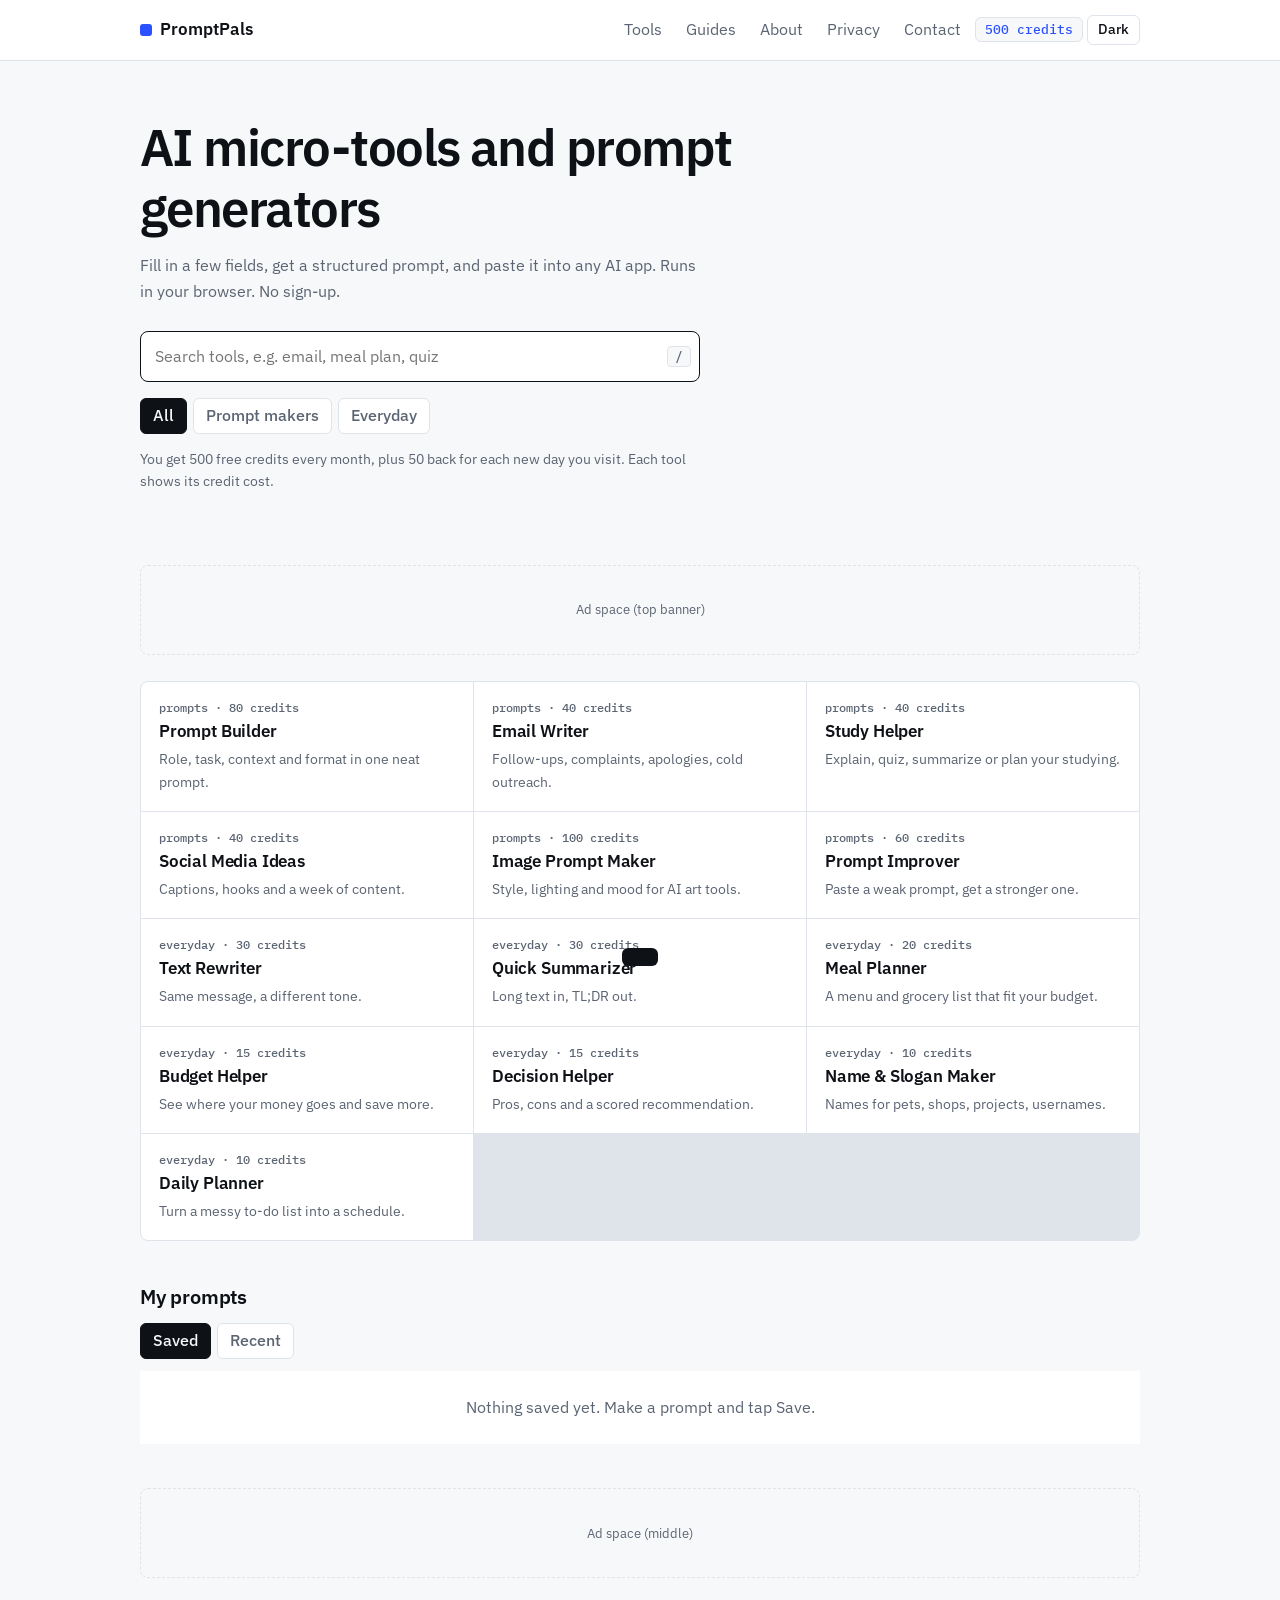
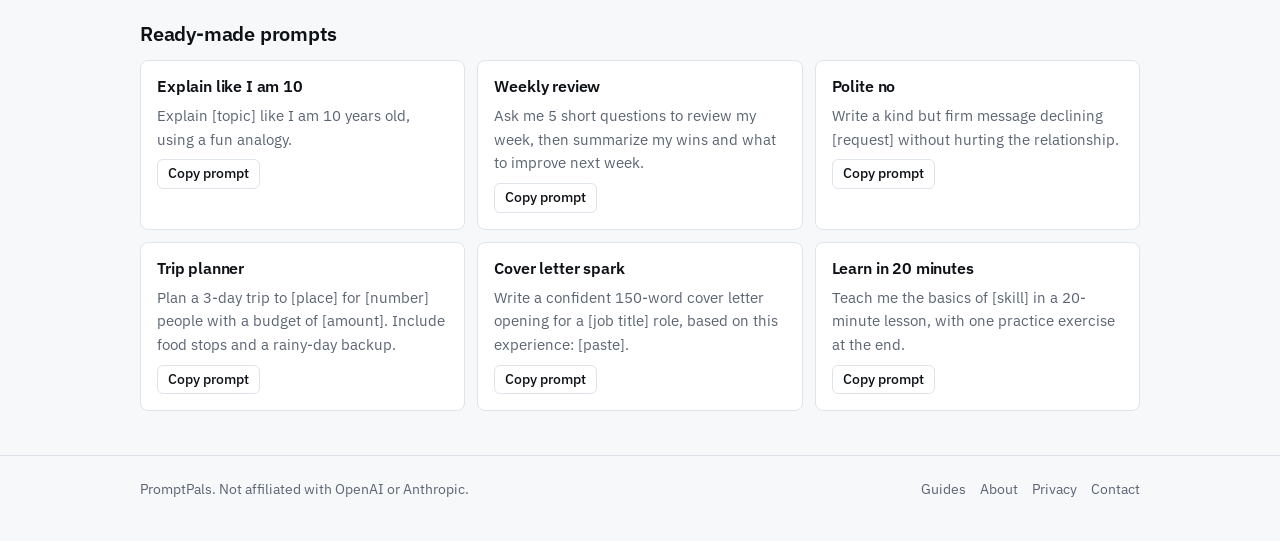
<file: promptpals/index.html>
<!DOCTYPE html>
<html lang="en">
<head>
<meta charset="utf-8">
<meta name="viewport" content="width=device-width, initial-scale=1">
<title>PromptPals - Free AI Micro-Tools and Prompt Generators</title>
<meta name="description" content="Free tools that build better prompts for ChatGPT and Claude: emails, study help, meal plans, budgets and more. No sign-up.">
<link rel="preconnect" href="https://fonts.googleapis.com">
<link rel="preconnect" href="https://fonts.gstatic.com" crossorigin>
<link href="https://fonts.googleapis.com/css2?family=IBM+Plex+Mono:wght@400;500&family=IBM+Plex+Sans:wght@400;500;600&display=swap" rel="stylesheet">
<link rel="stylesheet" href="style.css">
<!-- ADSENSE: after approval, uncomment and add your own publisher ID (same line on every page):
<script async src="https://pagead2.googlesyndication.com/pagead/js/adsbygoogle.js?client=ca-pub-XXXXXXXXXXXXXXXX" crossorigin="anonymous"></script>
-->
</head>
<body>
<header><div class="wrap">
  <a class="logo" href="index.html">PromptPals</a>
  <nav><a href="index.html#tools">Tools</a><a href="guides.html">Guides</a><a href="about.html">About</a><a href="privacy.html">Privacy</a><a href="contact.html">Contact</a><span class="badge" id="credits" title="Credits reset on the 1st of each month">500 credits</span><button class="btn mini" id="theme" aria-label="Switch light or dark mode">Dark</button></nav>
</div></header>
<main class="wrap" id="top">
  <div class="hero">
    <h1>AI micro-tools and prompt generators</h1>
    <p>Fill in a few fields, get a structured prompt, and paste it into any AI app. Runs in your browser. No sign-up.</p>
    <label class="search stick"><input id="q" type="search" placeholder="Search tools, e.g. email, meal plan, quiz" aria-label="Search tools"><kbd>/</kbd></label>
    <div class="chips" id="chips"></div>
    <p class="note">You get 500 free credits every month, plus 50 back for each new day you visit. Each tool shows its credit cost.</p>
  </div>

  <!-- AD SLOT 1: replace this box with your AdSense <ins> code -->
  <div class="ad">Ad space (top banner)</div>

  <div class="grid" id="tools"></div>

  <section id="my">
    <h2>My prompts</h2>
    <div class="tabs">
      <button class="chip" data-tab="saved" aria-pressed="true">Saved</button>
      <button class="chip" data-tab="history" aria-pressed="false">Recent</button>
    </div>
    <div class="list" id="mylist"></div>
  </section>

  <!-- AD SLOT 2 -->
  <div class="ad">Ad space (middle)</div>

  <section id="templates">
    <h2>Ready-made prompts</h2>
    <div class="tpl" id="tpl"></div>
  </section>
</main>

<dialog id="dlg" class="stick" aria-labelledby="dt">
  <div class="dh"><h2 id="dt"></h2><button class="btn mini" id="x" aria-label="Close">Close</button></div>
  <div class="db">
    <div id="form" style="display:grid;gap:12px"></div>
    <button class="btn mint" id="go">Generate prompt</button>
    <label>Your prompt (editable)<textarea class="out" id="out" placeholder="Your prompt will show up here"></textarea></label>
    <div class="row">
      <button class="btn" id="copy">Copy</button>
      <button class="btn" id="gpt">Open in ChatGPT</button>
      <button class="btn" id="cl">Open in Claude</button>
      <button class="btn" id="save">Save</button>
    </div>
  </div>
</dialog>
<div class="toast" id="toast" role="status"></div>
<footer><div class="wrap"><span>PromptPals. Not affiliated with OpenAI or Anthropic.</span><span><a href="guides.html">Guides</a><a href="about.html">About</a><a href="privacy.html">Privacy</a><a href="contact.html">Contact</a></span></div></footer>
<script src="app.js"></script>
</body>
</html>
</file>
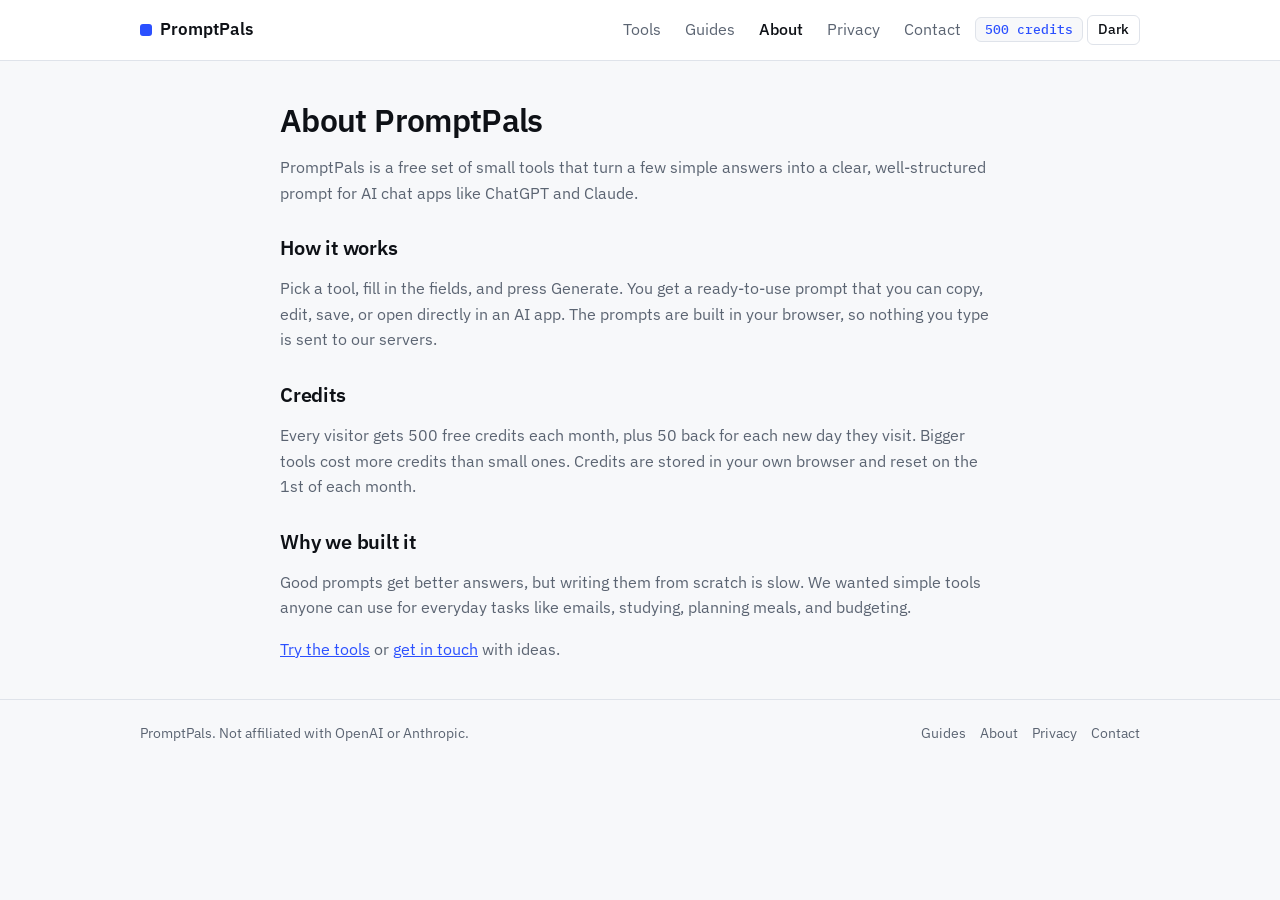
<file: promptpals/about.html>
<!DOCTYPE html>
<html lang="en">
<head>
<meta charset="utf-8">
<meta name="viewport" content="width=device-width, initial-scale=1">
<title>About - PromptPals</title>
<meta name="description" content="What PromptPals is, how the tools and credits work.">
<link rel="preconnect" href="https://fonts.googleapis.com">
<link rel="preconnect" href="https://fonts.gstatic.com" crossorigin>
<link href="https://fonts.googleapis.com/css2?family=IBM+Plex+Mono:wght@400;500&family=IBM+Plex+Sans:wght@400;500;600&display=swap" rel="stylesheet">
<link rel="stylesheet" href="style.css">
<!-- ADSENSE: after approval, uncomment and add your own publisher ID (same line on every page):
<script async src="https://pagead2.googlesyndication.com/pagead/js/adsbygoogle.js?client=ca-pub-XXXXXXXXXXXXXXXX" crossorigin="anonymous"></script>
-->
</head>
<body>
<header><div class="wrap">
  <a class="logo" href="index.html">PromptPals</a>
  <nav><a href="index.html#tools">Tools</a><a href="guides.html">Guides</a><a href="about.html" aria-current="page">About</a><a href="privacy.html">Privacy</a><a href="contact.html">Contact</a><span class="badge" id="credits" title="Credits reset on the 1st of each month">500 credits</span><button class="btn mini" id="theme" aria-label="Switch light or dark mode">Dark</button></nav>
</div></header>
<main class="wrap prose">
<h1>About PromptPals</h1>
<p>PromptPals is a free set of small tools that turn a few simple answers into a clear, well-structured prompt for AI chat apps like ChatGPT and Claude.</p>
<h2>How it works</h2>
<p>Pick a tool, fill in the fields, and press Generate. You get a ready-to-use prompt that you can copy, edit, save, or open directly in an AI app. The prompts are built in your browser, so nothing you type is sent to our servers.</p>
<h2>Credits</h2>
<p>Every visitor gets 500 free credits each month, plus 50 back for each new day they visit. Bigger tools cost more credits than small ones. Credits are stored in your own browser and reset on the 1st of each month.</p>
<h2>Why we built it</h2>
<p>Good prompts get better answers, but writing them from scratch is slow. We wanted simple tools anyone can use for everyday tasks like emails, studying, planning meals, and budgeting. <!-- EDIT: add your own story and name here --></p>
<p><a href="index.html#tools">Try the tools</a> or <a href="contact.html">get in touch</a> with ideas.</p>
</main>
<footer><div class="wrap"><span>PromptPals. Not affiliated with OpenAI or Anthropic.</span><span><a href="guides.html">Guides</a><a href="about.html">About</a><a href="privacy.html">Privacy</a><a href="contact.html">Contact</a></span></div></footer>
<script src="app.js"></script>
</body>
</html>
</file>
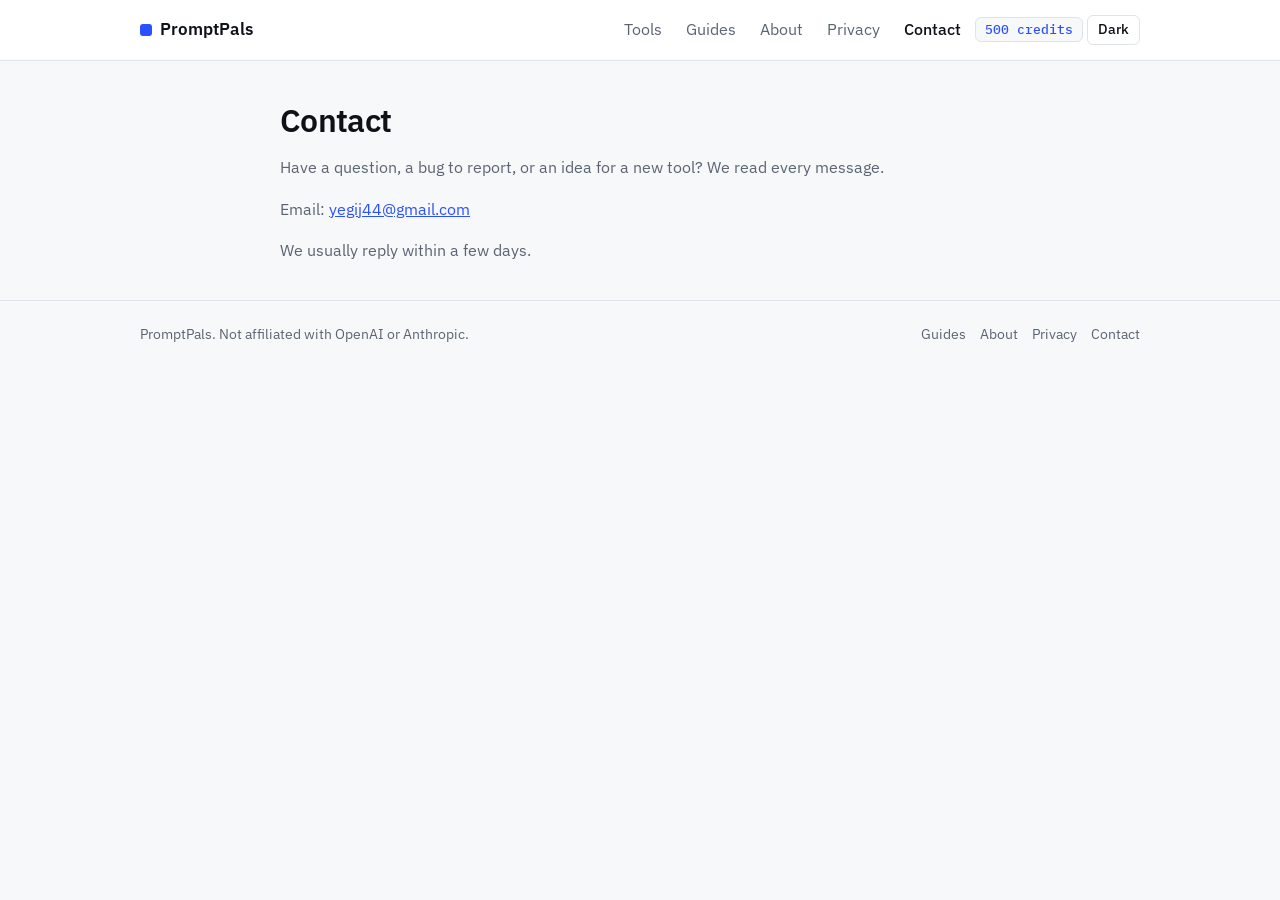
<file: promptpals/contact.html>
<!DOCTYPE html>

<html lang="en">

<head>
<meta charset="utf-8">
<meta name="viewport" content="width=device-width, initial-scale=1">

<title>Contact - PromptPals</title>
<meta name="description" content="Get in touch with PromptPals for questions, bugs or tool ideas.">
<link rel="preconnect" href="https://fonts.googleapis.com">
<link rel="preconnect" href="https://fonts.gstatic.com" crossorigin>
<link href="https://fonts.googleapis.com/css2?family=IBM+Plex+Mono:wght@400;500&family=IBM+Plex+Sans:wght@400;500;600&display=swap" rel="stylesheet">
<link rel="stylesheet" href="style.css">
<!-- ADSENSE: after approval, uncomment and add your own publisher ID (same line on every page):
<script async src="https://pagead2.googlesyndication.com/pagead/js/adsbygoogle.js?client=ca-pub-XXXXXXXXXXXXXXXX" crossorigin="anonymous"></script>
-->
</head>
<body>
<header><div class="wrap">
  <a class="logo" href="index.html">PromptPals</a>
  <nav><a href="index.html#tools">Tools</a><a href="guides.html">Guides</a><a href="about.html">About</a><a href="privacy.html">Privacy</a><a href="contact.html" aria-current="page">Contact</a><span class="badge" id="credits" title="Credits reset on the 1st of each month">500 credits</span><button class="btn mini" id="theme" aria-label="Switch light or dark mode">Dark</button></nav>
</div></header>
<main class="wrap prose">
<h1>Contact</h1>
<p>Have a question, a bug to report, or an idea for a new tool? We read every message.</p>
<p>Email: <a href="mailto:you@example.com">yegij44@gmail.com</a> <!-- EDIT: your real email --></p>
<p>We usually reply within a few days.</p>
</main>
<footer><div class="wrap"><span>PromptPals. Not affiliated with OpenAI or Anthropic.</span><span><a href="guides.html">Guides</a><a href="about.html">About</a><a href="privacy.html">Privacy</a><a href="contact.html">Contact</a></span></div></footer>
<script src="app.js"></script>
</body>
</html>
</file>
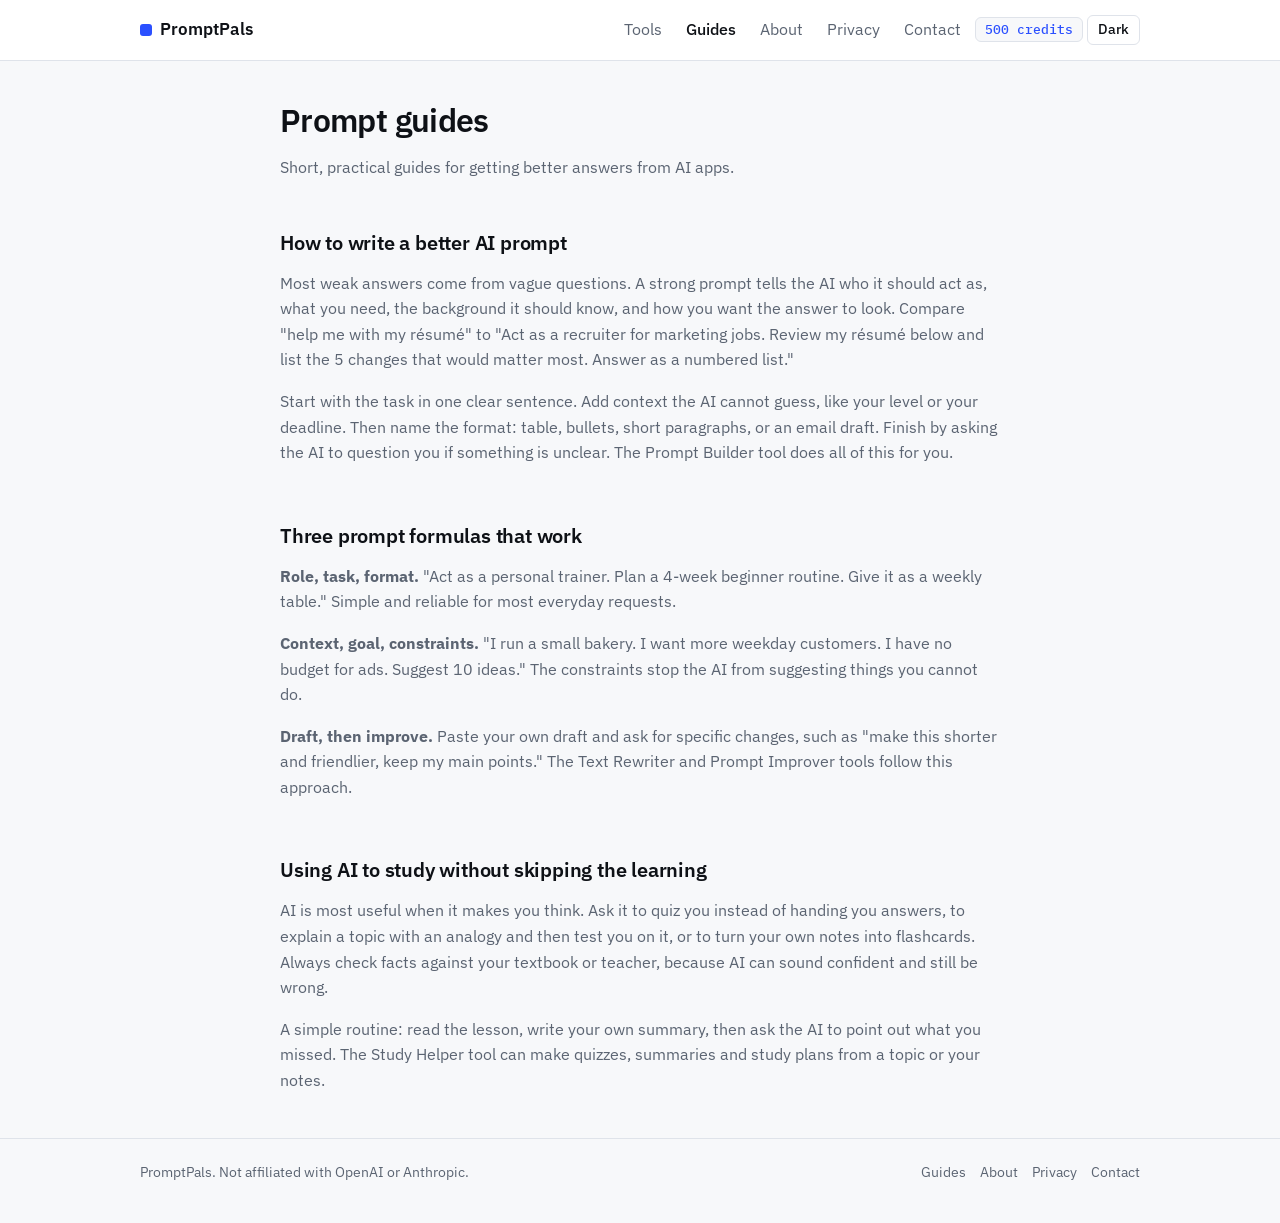
<file: promptpals/guides.html>
<!DOCTYPE html>
<html lang="en">
<head>
<meta charset="utf-8">
<meta name="viewport" content="width=device-width, initial-scale=1">
<title>Prompt Guides - PromptPals</title>
<meta name="description" content="Practical guides to writing better AI prompts, with formulas and study tips.">
<link rel="preconnect" href="https://fonts.googleapis.com">
<link rel="preconnect" href="https://fonts.gstatic.com" crossorigin>
<link href="https://fonts.googleapis.com/css2?family=IBM+Plex+Mono:wght@400;500&family=IBM+Plex+Sans:wght@400;500;600&display=swap" rel="stylesheet">
<link rel="stylesheet" href="style.css">
<!-- ADSENSE: after approval, uncomment and add your own publisher ID (same line on every page):
<script async src="https://pagead2.googlesyndication.com/pagead/js/adsbygoogle.js?client=ca-pub-XXXXXXXXXXXXXXXX" crossorigin="anonymous"></script>
-->
</head>
<body>
<header><div class="wrap">
  <a class="logo" href="index.html">PromptPals</a>
  <nav><a href="index.html#tools">Tools</a><a href="guides.html" aria-current="page">Guides</a><a href="about.html">About</a><a href="privacy.html">Privacy</a><a href="contact.html">Contact</a><span class="badge" id="credits" title="Credits reset on the 1st of each month">500 credits</span><button class="btn mini" id="theme" aria-label="Switch light or dark mode">Dark</button></nav>
</div></header>
<main class="wrap prose">
<h1>Prompt guides</h1>
<p>Short, practical guides for getting better answers from AI apps. <!-- EDIT/EXPAND: add more guides over time; AdSense reviewers like original, useful content --></p>
<article id="better-prompts"><h2>How to write a better AI prompt</h2>
<p>Most weak answers come from vague questions. A strong prompt tells the AI who it should act as, what you need, the background it should know, and how you want the answer to look. Compare "help me with my résumé" to "Act as a recruiter for marketing jobs. Review my résumé below and list the 5 changes that would matter most. Answer as a numbered list."</p>
<p>Start with the task in one clear sentence. Add context the AI cannot guess, like your level or your deadline. Then name the format: table, bullets, short paragraphs, or an email draft. Finish by asking the AI to question you if something is unclear. The Prompt Builder tool does all of this for you.</p></article>
<article id="formulas"><h2>Three prompt formulas that work</h2>
<p><strong>Role, task, format.</strong> "Act as a personal trainer. Plan a 4-week beginner routine. Give it as a weekly table." Simple and reliable for most everyday requests.</p>
<p><strong>Context, goal, constraints.</strong> "I run a small bakery. I want more weekday customers. I have no budget for ads. Suggest 10 ideas." The constraints stop the AI from suggesting things you cannot do.</p>
<p><strong>Draft, then improve.</strong> Paste your own draft and ask for specific changes, such as "make this shorter and friendlier, keep my main points." The Text Rewriter and Prompt Improver tools follow this approach.</p></article>
<article id="study"><h2>Using AI to study without skipping the learning</h2>
<p>AI is most useful when it makes you think. Ask it to quiz you instead of handing you answers, to explain a topic with an analogy and then test you on it, or to turn your own notes into flashcards. Always check facts against your textbook or teacher, because AI can sound confident and still be wrong.</p>
<p>A simple routine: read the lesson, write your own summary, then ask the AI to point out what you missed. The Study Helper tool can make quizzes, summaries and study plans from a topic or your notes.</p></article>
</main>
<footer><div class="wrap"><span>PromptPals. Not affiliated with OpenAI or Anthropic.</span><span><a href="guides.html">Guides</a><a href="about.html">About</a><a href="privacy.html">Privacy</a><a href="contact.html">Contact</a></span></div></footer>
<script src="app.js"></script>
</body>
</html>
</file>
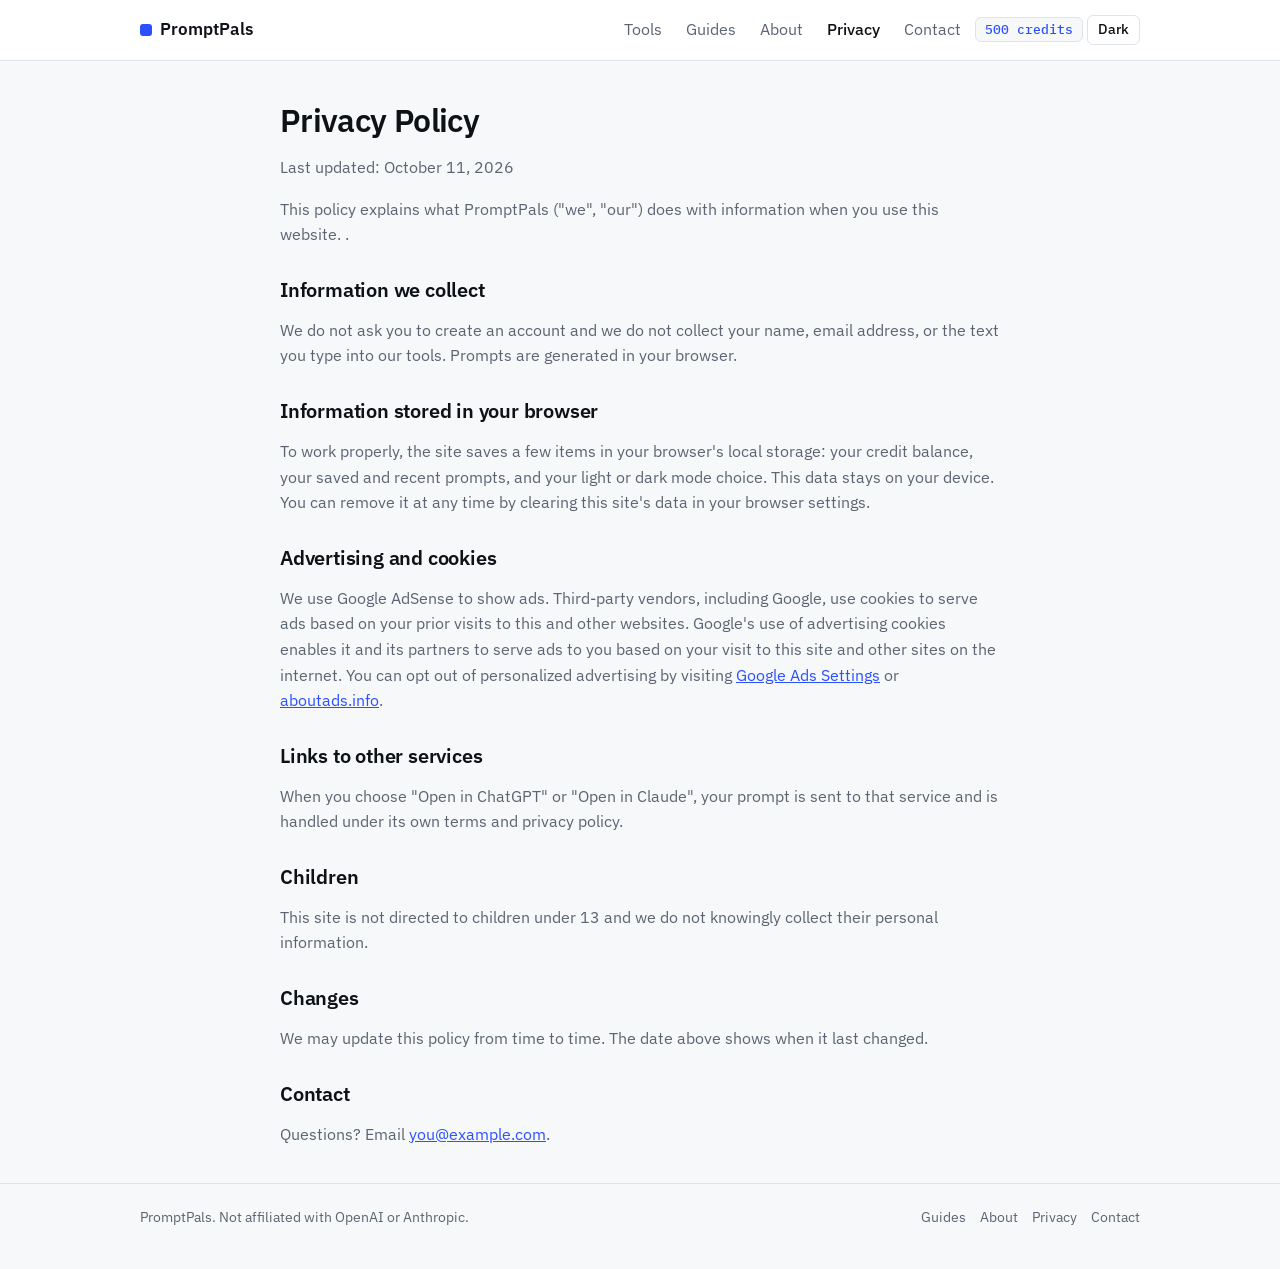
<file: promptpals/privacy.html>
<!DOCTYPE html>
<html lang="en">
<head>
<meta charset="utf-8">
<meta name="viewport" content="width=device-width, initial-scale=1">
<title>Privacy Policy - PromptPals</title>
<meta name="description" content="How PromptPals handles data, local storage, cookies and Google AdSense advertising.">
<link rel="preconnect" href="https://fonts.googleapis.com">
<link rel="preconnect" href="https://fonts.gstatic.com" crossorigin>
<link href="https://fonts.googleapis.com/css2?family=IBM+Plex+Mono:wght@400;500&family=IBM+Plex+Sans:wght@400;500;600&display=swap" rel="stylesheet">
<link rel="stylesheet" href="style.css">
<!-- ADSENSE: after approval, uncomment and add your own publisher ID (same line on every page):
<script async src="https://pagead2.googlesyndication.com/pagead/js/adsbygoogle.js?client=ca-pub-XXXXXXXXXXXXXXXX" crossorigin="anonymous"></script>
-->
</head>
<body>
<header><div class="wrap">
  <a class="logo" href="index.html">PromptPals</a>
  <nav><a href="index.html#tools">Tools</a><a href="guides.html">Guides</a><a href="about.html">About</a><a href="privacy.html" aria-current="page">Privacy</a><a href="contact.html">Contact</a><span class="badge" id="credits" title="Credits reset on the 1st of each month">500 credits</span><button class="btn mini" id="theme" aria-label="Switch light or dark mode">Dark</button></nav>
</div></header>
<main class="wrap prose">
<h1>Privacy Policy</h1>
<p>Last updated: October 11, 2026</p>
<p>This policy explains what PromptPals ("we", "our") does with information when you use this website. <!-- EDIT: add your site name and web address -->.</p>
<h2>Information we collect</h2>
<p>We do not ask you to create an account and we do not collect your name, email address, or the text you type into our tools. Prompts are generated in your browser.</p>
<h2>Information stored in your browser</h2>
<p>To work properly, the site saves a few items in your browser's local storage: your credit balance, your saved and recent prompts, and your light or dark mode choice. This data stays on your device. You can remove it at any time by clearing this site's data in your browser settings.</p>
<h2>Advertising and cookies</h2>
<p>We use Google AdSense to show ads. Third-party vendors, including Google, use cookies to serve ads based on your prior visits to this and other websites. Google's use of advertising cookies enables it and its partners to serve ads to you based on your visit to this site and other sites on the internet. You can opt out of personalized advertising by visiting <a href="https://adssettings.google.com" target="_blank" rel="noopener">Google Ads Settings</a> or <a href="https://www.aboutads.info" target="_blank" rel="noopener">aboutads.info</a>.</p>
<h2>Links to other services</h2>
<p>When you choose "Open in ChatGPT" or "Open in Claude", your prompt is sent to that service and is handled under its own terms and privacy policy.</p>
<h2>Children</h2>
<p>This site is not directed to children under 13 and we do not knowingly collect their personal information.</p>
<h2>Changes</h2>
<p>We may update this policy from time to time. The date above shows when it last changed.</p>
<h2>Contact</h2>
<p>Questions? Email <a href="mailto:you@example.com">you@example.com</a>. <!-- EDIT: your real email --></p>
</main>
<footer><div class="wrap"><span>PromptPals. Not affiliated with OpenAI or Anthropic.</span><span><a href="guides.html">Guides</a><a href="about.html">About</a><a href="privacy.html">Privacy</a><a href="contact.html">Contact</a></span></div></footer>
<script src="app.js"></script>
</body>
</html>
</file>
<file: promptpals/style.css>
:root{--bg:#f7f8fa;--ink:#0e1116;--mut:#5b6472;--card:#fff;--line:#dfe3ea;--acc:#2b50ff;--accfg:#fff}
[data-theme=dark]{--bg:#0b0d11;--ink:#e8ebf0;--mut:#8b94a3;--card:#12151b;--line:#262c37;--acc:#7b95ff;--accfg:#0b0d11}
*{box-sizing:border-box}
html{scroll-behavior:smooth}
body{margin:0;background:var(--bg);color:var(--ink);font:400 16px/1.6 "IBM Plex Sans",system-ui,sans-serif}
h1,h2,h3{margin:0;font-weight:600;line-height:1.2;letter-spacing:-.01em}
a{color:inherit}
:focus-visible{outline:2px solid var(--acc);outline-offset:2px}
.wrap{max-width:1040px;margin:0 auto;padding:0 20px}
.stick{border:1px solid var(--line);border-radius:8px;background:var(--card)}
button,select,input,textarea{font:inherit;color:inherit}
.btn{border:1px solid var(--line);border-radius:6px;background:var(--card);padding:7px 14px;font-weight:500;cursor:pointer;transition:border-color .12s,background .12s}
.btn:hover{border-color:var(--acc)}
.btn.mint{background:var(--acc);border-color:var(--acc);color:var(--accfg)}
.btn.mint:hover{opacity:.9}
header{border-bottom:1px solid var(--line);background:var(--card)}
header .wrap{display:flex;align-items:center;justify-content:space-between;gap:12px;flex-wrap:wrap;padding-top:12px;padding-bottom:12px}
.logo{font-weight:600;font-size:1.05rem;text-decoration:none;display:flex;align-items:center;gap:8px}
.logo:before{content:"";width:12px;height:12px;background:var(--acc);border-radius:3px}
nav{display:flex;gap:4px;flex-wrap:wrap;align-items:center}
nav a{text-decoration:none;padding:5px 10px;border-radius:6px;color:var(--mut)}
nav a:hover{color:var(--ink);background:var(--bg)}
.hero{padding:56px 0 20px}
.hero h1{font-size:clamp(2rem,5.5vw,3.2rem);max-width:720px;letter-spacing:-.03em}
.hero p{color:var(--mut);max-width:560px;margin:14px 0 26px}
.search{display:flex;max-width:560px;padding:4px 8px 4px 14px;align-items:center;gap:8px;border-color:var(--ink)}
.search:focus-within{border-color:var(--acc);box-shadow:0 0 0 3px color-mix(in srgb,var(--acc) 20%,transparent)}
.search input{flex:1;border:0;background:none;outline:0;min-width:0;padding:8px 0}
kbd{font:500 .8rem "IBM Plex Mono",monospace;color:var(--mut);border:1px solid var(--line);border-radius:4px;padding:1px 7px;background:var(--bg)}
.chips{display:flex;gap:6px;flex-wrap:wrap;margin:16px 0 0}
.chip{border:1px solid var(--line);border-radius:6px;background:var(--card);padding:4px 12px;cursor:pointer;font-weight:500;color:var(--mut)}
.chip:hover{border-color:var(--acc)}
.chip[aria-pressed=true]{background:var(--ink);border-color:var(--ink);color:var(--bg)}
.ad{margin:26px auto;min-height:90px;border:1px dashed var(--line);border-radius:8px;display:grid;place-items:center;color:var(--mut);font-size:.82rem;text-align:center;padding:8px}
.grid{display:grid;grid-template-columns:repeat(auto-fill,minmax(250px,1fr));gap:1px;background:var(--line);border:1px solid var(--line);border-radius:8px;overflow:hidden;margin:22px 0}
.tile.stick{border:0;border-radius:0;background:var(--card);text-align:left;padding:18px;cursor:pointer;display:flex;flex-direction:column;gap:6px;transition:background .12s}
.tile:hover{background:var(--bg)}
.tile:hover h3{color:var(--acc)}
.tile h3{font-size:1.05rem}
.tile .d{font-size:.9rem;color:var(--mut)}
.tile .tag{font:500 .72rem "IBM Plex Mono",monospace;color:var(--mut)}
.empty{grid-column:1/-1;text-align:center;color:var(--mut);padding:24px;background:var(--card);margin:0}
section{margin:44px 0}
section>h2{font-size:1.25rem;margin-bottom:14px}
.tabs{display:flex;gap:6px;margin-bottom:12px}
.list{display:grid;gap:10px}
.item{padding:12px 14px;display:flex;gap:12px;align-items:flex-start;justify-content:space-between}
.item p{margin:4px 0 0;white-space:pre-wrap;font:400 .85rem/1.5 "IBM Plex Mono",monospace;max-height:6.5em;overflow:hidden}
.item small{color:var(--mut)}
.item .acts{display:flex;gap:6px;flex-shrink:0}
.mini{padding:3px 10px;font-size:.85rem}
.tpl{display:grid;grid-template-columns:repeat(auto-fill,minmax(300px,1fr));gap:12px}
.tpl .stick{padding:16px;display:flex;flex-direction:column;gap:8px;align-items:flex-start}
.tpl h3{font-size:1rem}
.tpl p{margin:0;color:var(--mut);font-size:.92rem}
dialog{width:min(580px,94vw);max-height:92vh;padding:0;color:var(--ink);background:var(--card);border:1px solid var(--line);border-radius:10px}
dialog::backdrop{background:#0008}
.dh{display:flex;justify-content:space-between;align-items:center;padding:14px 18px;border-bottom:1px solid var(--line)}
.dh h2{font-size:1.1rem}
.db{padding:16px 18px 20px;display:grid;gap:12px}
.db label{display:grid;gap:4px;font-size:.88rem;color:var(--mut);font-weight:500}
.db input,.db select,.db textarea{border:1px solid var(--line);border-radius:6px;padding:8px 10px;background:var(--bg);width:100%;color:var(--ink)}
.db textarea{resize:vertical;min-height:84px}
.db textarea.out{min-height:170px;font:400 .88rem/1.55 "IBM Plex Mono",monospace}
.row{display:flex;gap:8px;flex-wrap:wrap}
.toast{position:fixed;left:50%;bottom:24px;transform:translate(-50%,90px);background:var(--ink);color:var(--bg);padding:9px 18px;border-radius:6px;transition:transform .2s;z-index:99;font-size:.9rem}
.toast.on{transform:translate(-50%,0)}
details{margin:10px 0;padding:12px 16px}
summary{cursor:pointer;font-weight:600}
details p{color:var(--mut)}
footer{border-top:1px solid var(--line);color:var(--mut);padding:22px 0 40px;font-size:.88rem}
@media (prefers-reduced-motion:reduce){*{transition:none!important}html{scroll-behavior:auto}}
.badge{font:500 .8rem "IBM Plex Mono",monospace;border:1px solid var(--line);border-radius:6px;padding:3px 9px;color:var(--acc);background:var(--bg)}
.note{color:var(--mut);font-size:.88rem;margin:14px 0 0}
.prose{max-width:720px;padding:40px 0 20px}
.prose h1{font-size:2rem;letter-spacing:-.02em;margin-bottom:14px}
.prose h2{font-size:1.25rem;margin:30px 0 8px}
.prose p,.prose li{color:var(--mut)}
.prose a{color:var(--acc)}
.prose article{padding:4px 0 8px}
nav a[aria-current]{color:var(--ink);font-weight:500}
footer .wrap{display:flex;justify-content:space-between;gap:12px;flex-wrap:wrap}
footer a{color:var(--mut);text-decoration:none;margin-left:14px}
footer a:hover{color:var(--ink)}
</file>
